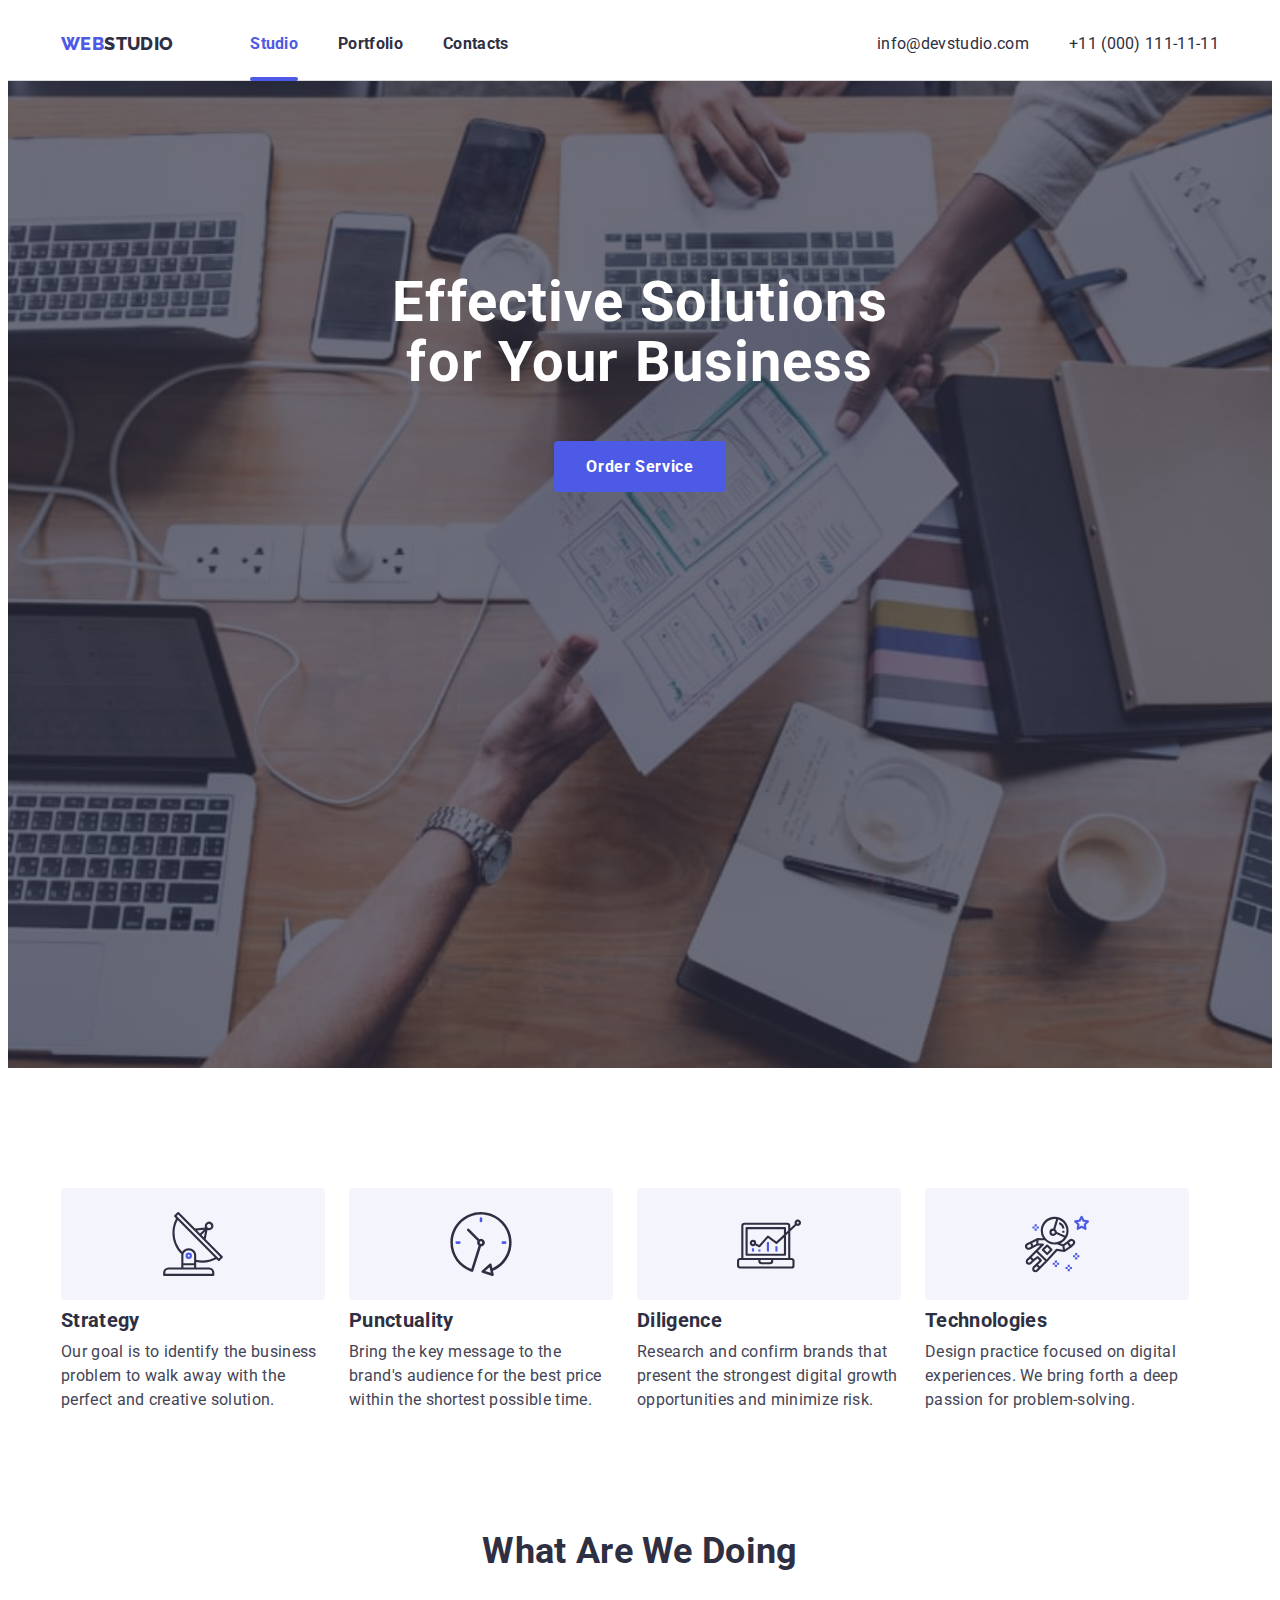
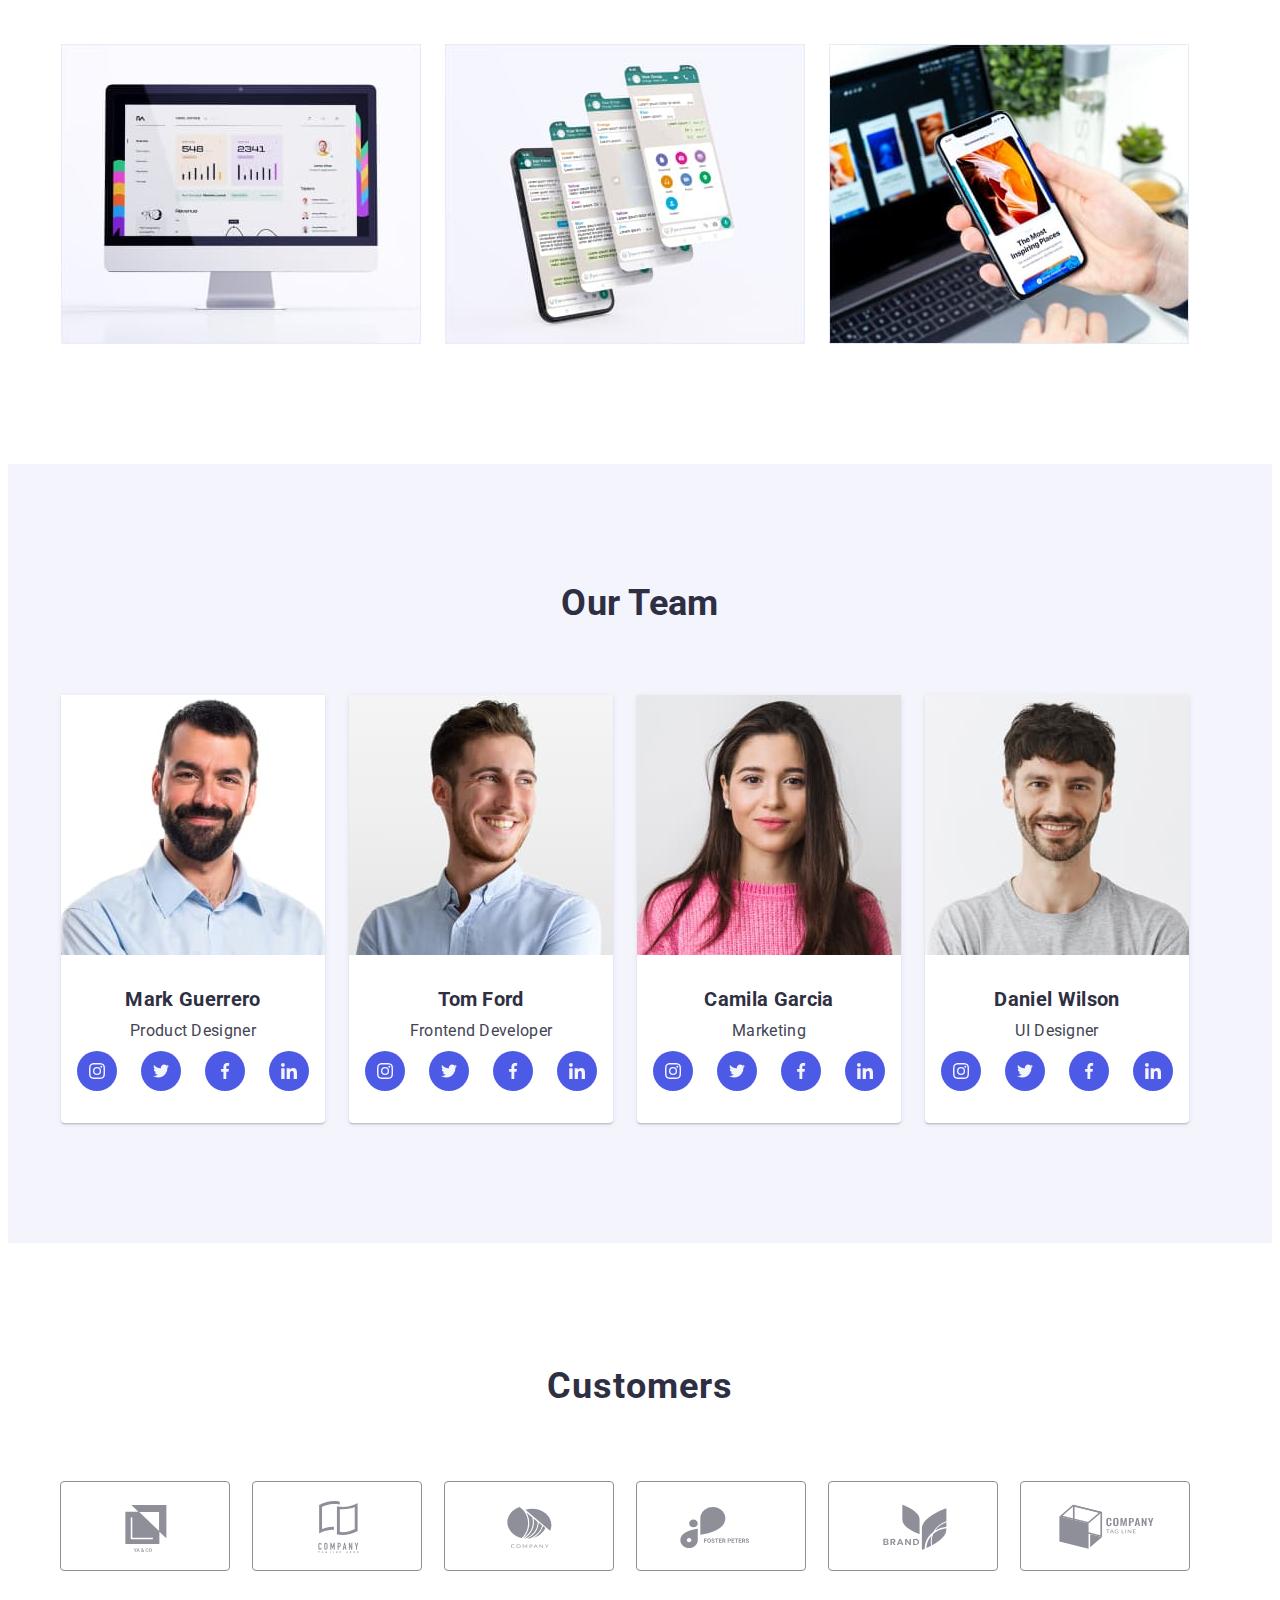
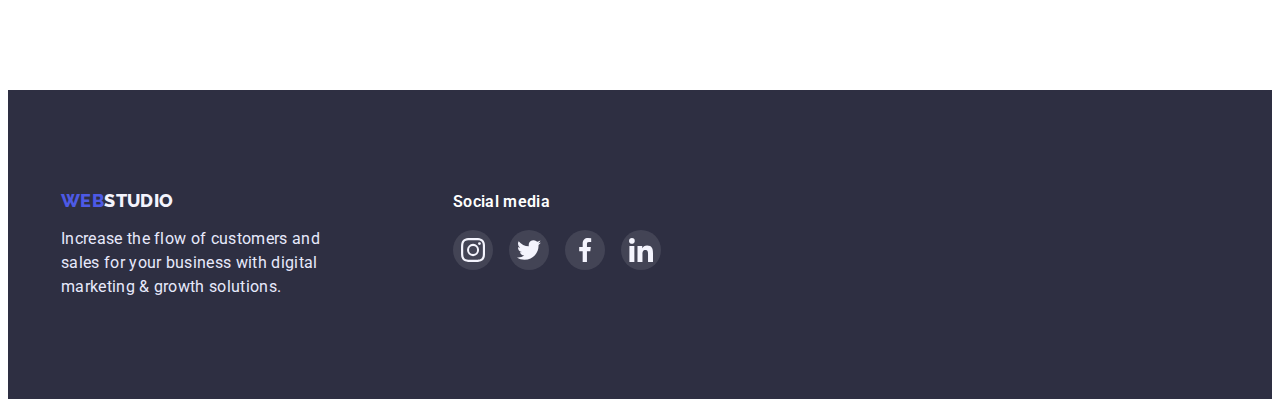
<file: index.html>
<!DOCTYPE html>
<html lang="en">
	<head>
		<meta charset="UTF-8" />
		<meta http-equiv="X-UA-Compatible" content="IE=edge" />
		<meta name="viewport" content="width=device-width, initial-scale=1.0" />
		<title>Document</title>
		<link href="https://fonts.googleapis.com/css2?family=Raleway:wght@800&family=Roboto:wght@400;500;700;900&display=swap" rel="stylesheet" />
		<link
			rel="stylesheet"
			href="https://cdnjs.cloudflare.com/ajax/libs/modern-normalize/1.1.0/modern-normalize.min.css"
			integrity="sha512-wpPYUAdjBVSE4KJnH1VR1HeZfpl1ub8YT/NKx4PuQ5NmX2tKuGu6U/JRp5y+Y8XG2tV+wKQpNHVUX03MfMFn9Q=="
			crossorigin="anonymous"
			referrerpolicy="no-referrer"
		/>
		<link rel="stylesheet" href="./CSS/styles.css" />
	</head>

	<body>
		<!--Header-->
		<header class="header-main">
			<div class="container header-nav">
				<nav class="main-nav">
					<a href="./index.html" class="logo">
						<span class="logo-web">WEB</span>
						STUDIO
					</a>

					<ul class="nav-list">
						<li class="item"><a href="./index.html" class="nav-active">Studio</a></li>
						<li class="item"><a href="./portfolio.html" class="nav-notactive">Portfolio</a></li>
						<li class="item"><a href="" class="nav-notactive">Contacts</a></li>
					</ul>
				</nav>

				<ul class="contacts-nav">
					<li class="item"><a href="mailto:info@devstudio.com" class="nav-notactive">info@devstudio.com</a></li>
					<li class="item"><a href="tel:+110001111111" class="nav-notactive">+11 (000) 111-11-11</a></li>
				</ul>
			</div>
		</header>

		<!--Main Content-->
		<main>
			<!--Hero-->
			<section class="hero">
				<div class="container">
					<h1 class="hero-title">Effective Solutions for Your Business</h1>
					<button type="button" class="hero-button" data-modal-open>Order Service</button>
				</div>
			</section>

			<div class="backdrop is-hidden" data-modal>
				<div class="modal">
					<button data-modal-close class="modal-button">
						<svg class="modal-icon" width="24" height="24">
							<use href="./images/icons.svg#icon-close"></use>
						</svg>
					</button>
				</div>
			</div>

			<!--Features-->
			<section class="section">
				<div class="container features-main">
					<h2 class="visually-hidden">Features</h2>
					<ul class="features-list">
						<li class="features-item">
							<div class="image-features">
								<svg class="icon-features">
									<use href="./images/icons.svg#icon-antenna"></use>
								</svg>
							</div>
							<h3 class="features-title">Strategy</h3>
							<p class="features-text">Our goal is to identify the business problem to walk away with the perfect and creative solution.</p>
						</li>
						<li class="features-item">
							<div class="image-features">
								<svg class="icon-features">
									<use href="./images/icons.svg#icon-clock"></use>
								</svg>
							</div>
							<h3 class="features-title">Punctuality</h3>
							<p class="features-text">Bring the key message to the brand's audience for the best price within the shortest possible time.</p>
						</li>
						<li class="features-item">
							<div class="image-features">
								<svg class="icon-features">
									<use href="./images/icons.svg#icon-diagram"></use>
								</svg>
							</div>
							<h3 class="features-title">Diligence</h3>
							<p class="features-text">Research and confirm brands that present the strongest digital growth opportunities and minimize risk.</p>
						</li>
						<li class="features-item">
							<div class="image-features">
								<svg class="icon-features">
									<use href="./images/icons.svg#icon-astronaut"></use>
								</svg>
							</div>
							<h3 class="features-title">Technologies</h3>
							<p class="features-text">Design practice focused on digital experiences. We bring forth a deep passion for problem-solving.</p>
						</li>
					</ul>
				</div>
			</section>

			<!--Work Examples-->
			<section class="section section-examples">
				<div class="container examples-main">
					<h2 class="examples-title">What are we doing</h2>
					<ul class="examples-list">
						<li class="examples-item">
							<img src="./images/picture1.jpg" alt="photo monitor" width="360" height="300" />
						</li>
						<li class="examples-item">
							<img src="./images/picture2.jpg" alt="photo phone" width="360" height="300" />
						</li>
						<li class="examples-item">
							<img src="./images/picture3.jpg" alt="photo phone and notebook" width="360" height="300" />
						</li>
					</ul>
				</div>
			</section>

			<!--Employees-->
			<section class="section employees">
				<div class="container">
					<h2 class="employees-title">Our Team</h2>
					<ul class="employees-list">
						<li class="employees-item">
							<img src="./images/photo1.jpg" alt="photo Mark Guerrero" width="264" />
							<div class="employees-info">
								<h3 class="employees-name">Mark Guerrero</h3>
								<p class="employees-text">Product Designer</p>
								<ul class="employeer-icon-item">
									<li>
										<a href="" class="icon-employees-link">
											<svg class="icon-employees" width="16" height="16">
												<use href="./images/icons.svg#icon-instagram"></use>
											</svg>
										</a>
									</li>
									<li>
										<a href="" class="icon-employees-link">
											<svg class="icon-employees" width="16" height="16">
												<use href="./images/icons.svg#icon-twitter"></use>
											</svg>
										</a>
									</li>
									<li>
										<a href="" class="icon-employees-link">
											<svg class="icon-employees" width="16" height="16">
												<use href="./images/icons.svg#icon-facebook"></use>
											</svg>
										</a>
									</li>
									<li>
										<a href="" class="icon-employees-link">
											<svg class="icon-employees" width="16" height="16">
												<use href="./images/icons.svg#icon-linkedin"></use>
											</svg>
										</a>
									</li>
								</ul>
							</div>
						</li>
						<li class="employees-item">
							<img src="./images/photo2.jpg" alt="photo Tom Ford" width="264" />
							<div class="employees-info">
								<h3 class="employees-name">Tom Ford</h3>
								<p class="employees-text">Frontend Developer</p>
								<ul class="employeer-icon-item">
									<li>
										<a href="" class="icon-employees-link">
											<svg class="icon-employees" width="16" height="16">
												<use href="./images/icons.svg#icon-instagram"></use>
											</svg>
										</a>
									</li>
									<li>
										<a href="" class="icon-employees-link">
											<svg class="icon-employees" width="16" height="16">
												<use href="./images/icons.svg#icon-twitter"></use>
											</svg>
										</a>
									</li>
									<li>
										<a href="" class="icon-employees-link">
											<svg class="icon-employees" width="16" height="16">
												<use href="./images/icons.svg#icon-facebook"></use>
											</svg>
										</a>
									</li>
									<li>
										<a href="" class="icon-employees-link">
											<svg class="icon-employees" width="16" height="16">
												<use href="./images/icons.svg#icon-linkedin"></use>
											</svg>
										</a>
									</li>
								</ul>
							</div>
						</li>
						<li class="employees-item">
							<img src="./images/photo3.jpg" alt="photo Camila Garcia" width="264" />
							<div class="employees-info">
								<h3 class="employees-name">Camila Garcia</h3>
								<p class="employees-text">Marketing</p>
								<ul class="employeer-icon-item">
									<li>
										<a href="" class="icon-employees-link">
											<svg class="icon-employees" width="16" height="16">
												<use href="./images/icons.svg#icon-instagram"></use>
											</svg>
										</a>
									</li>
									<li>
										<a href="" class="icon-employees-link">
											<svg class="icon-employees" width="16" height="16">
												<use href="./images/icons.svg#icon-twitter"></use>
											</svg>
										</a>
									</li>
									<li>
										<a href="" class="icon-employees-link">
											<svg class="icon-employees" width="16" height="16">
												<use href="./images/icons.svg#icon-facebook"></use>
											</svg>
										</a>
									</li>
									<li>
										<a href="" class="icon-employees-link">
											<svg class="icon-employees" width="16" height="16">
												<use href="./images/icons.svg#icon-linkedin"></use>
											</svg>
										</a>
									</li>
								</ul>
							</div>
						</li>
						<li class="employees-item">
							<img src="./images/photo4.jpg" alt="photo Daniel Wilson" width="264" height="260" />
							<div class="employees-info">
								<h3 class="employees-name">Daniel Wilson</h3>
								<p class="employees-text">UI Designer</p>
								<ul class="employeer-icon-item">
									<li>
										<a href="" class="icon-employees-link">
											<svg class="icon-employees" width="16" height="16">
												<use href="./images/icons.svg#icon-instagram"></use>
											</svg>
										</a>
									</li>
									<li>
										<a href="" class="icon-employees-link">
											<svg class="icon-employees" width="16" height="16">
												<use href="./images/icons.svg#icon-twitter"></use>
											</svg>
										</a>
									</li>
									<li>
										<a href="" class="icon-employees-link">
											<svg class="icon-employees" width="16" height="16">
												<use href="./images/icons.svg#icon-facebook"></use>
											</svg>
										</a>
									</li>
									<li>
										<a href="" class="icon-employees-link">
											<svg class="icon-employees" width="16" height="16">
												<use href="./images/icons.svg#icon-linkedin"></use>
											</svg>
										</a>
									</li>
								</ul>
							</div>
						</li>
					</ul>
				</div>
			</section>

			<!--Customers-->
			<section class="section">
				<div class="container">
					<h2 class="customers-title">Customers</h2>
					<ul class="customers-list">
						<li class="customers-item">
							<a href="" class="logo-company-box">
								<svg class="logo-company" width="104" height="56">
									<use href="./images/icons.svg#icon-Logo-1"></use>
								</svg>
							</a>
						</li>
						<li class="customers-item">
							<a href="" class="logo-company-box">
								<svg class="logo-company" width="104" height="56">
									<use href="./images/icons.svg#icon-Logo-2"></use>
								</svg>
							</a>
						</li>
						<li>
							<a href="" class="logo-company-box">
								<svg class="logo-company" width="104" height="56">
									<use href="./images/icons.svg#icon-Logo-3"></use>
								</svg>
							</a>
						</li>
						<li class="customers-item">
							<a href="" class="logo-company-box">
								<svg class="logo-company" width="104" height="56">
									<use href="./images/icons.svg#icon-Logo-4"></use>
								</svg>
							</a>
						</li>
						<li class="customers-item">
							<a href="" class="logo-company-box">
								<svg class="logo-company" width="104" height="56">
									<use href="./images/icons.svg#icon-Logo-5"></use>
								</svg>
							</a>
						</li>
						<li class="customers-item">
							<a href="" class="logo-company-box">
								<svg class="logo-company" width="104" height="56">
									<use href="./images/icons.svg#icon-Logo-6"></use>
								</svg>
							</a>
						</li>
					</ul>
				</div>
			</section>
		</main>

		<!--Footer-->
		<footer>
			<section class="section footer">
				<div class="container footer-main">
					<div>
						<a href="./index.html" class="logo-footer">
							<span class="logo-web">WEB</span>
							STUDIO
						</a>
						<p class="footer-text">Increase the flow of customers and sales for your business with digital marketing & growth solutions.</p>
					</div>

					<div class="social">
						<p class="footer-social-title">Social media</p>
						<ul class="footer-social-list">
							<li>
								<a href="" class="icon-footer-link">
									<svg class="icon-footer" width="24" height="24">
										<use href="./images/icons.svg#icon-instagram"></use>
									</svg>
								</a>
							</li>
							<li>
								<a href="" class="icon-footer-link">
									<svg class="icon-footer" width="24" height="24">
										<use href="./images/icons.svg#icon-twitter"></use>
									</svg>
								</a>
							</li>
							<li>
								<a href="" class="icon-footer-link">
									<svg class="icon-footer" width="24" height="24">
										<use href="./images/icons.svg#icon-facebook"></use>
									</svg>
								</a>
							</li>
							<li>
								<a href="" class="icon-footer-link">
									<svg class="icon-footer" width="24" height="24">
										<use href="./images/icons.svg#icon-linkedin"></use>
									</svg>
								</a>
							</li>
						</ul>
					</div>
				</div>
			</section>
		</footer>
		<script src="./js/modal.js"></script>
	</body>
</html>
</file>
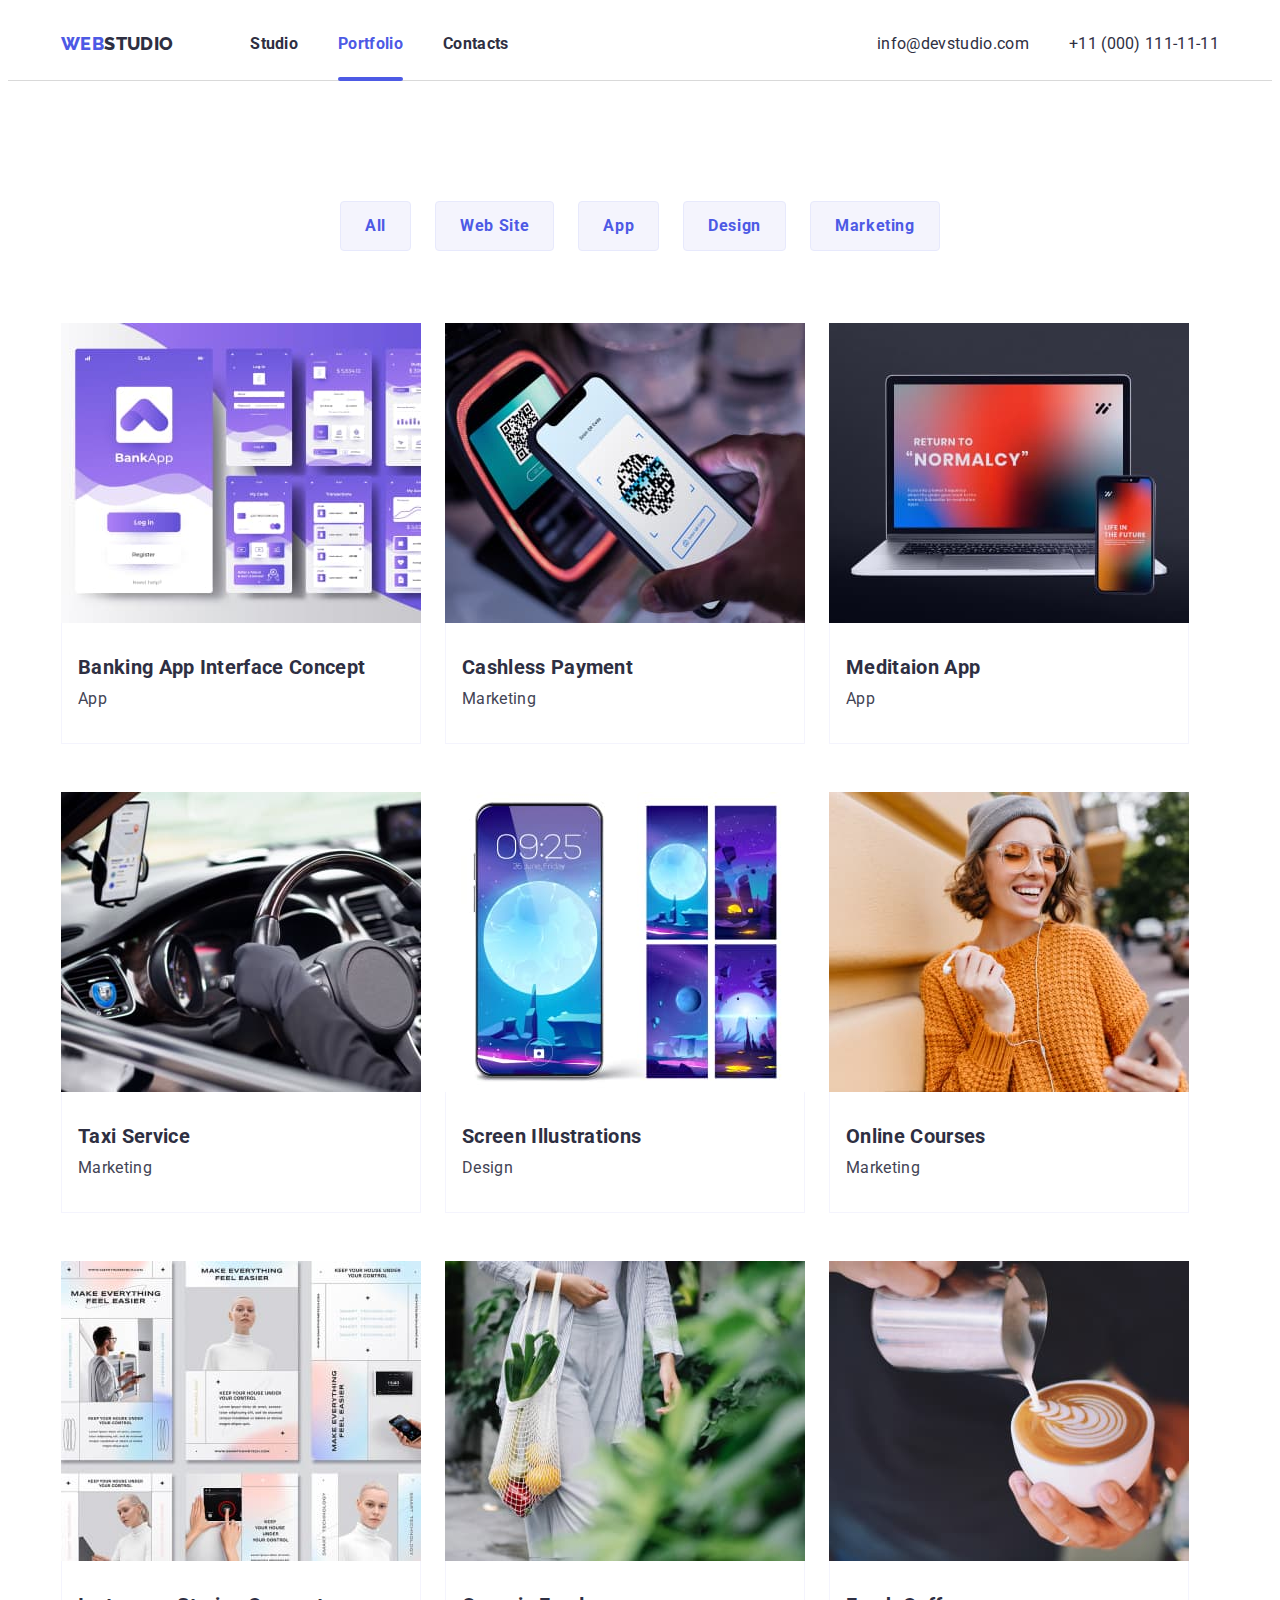
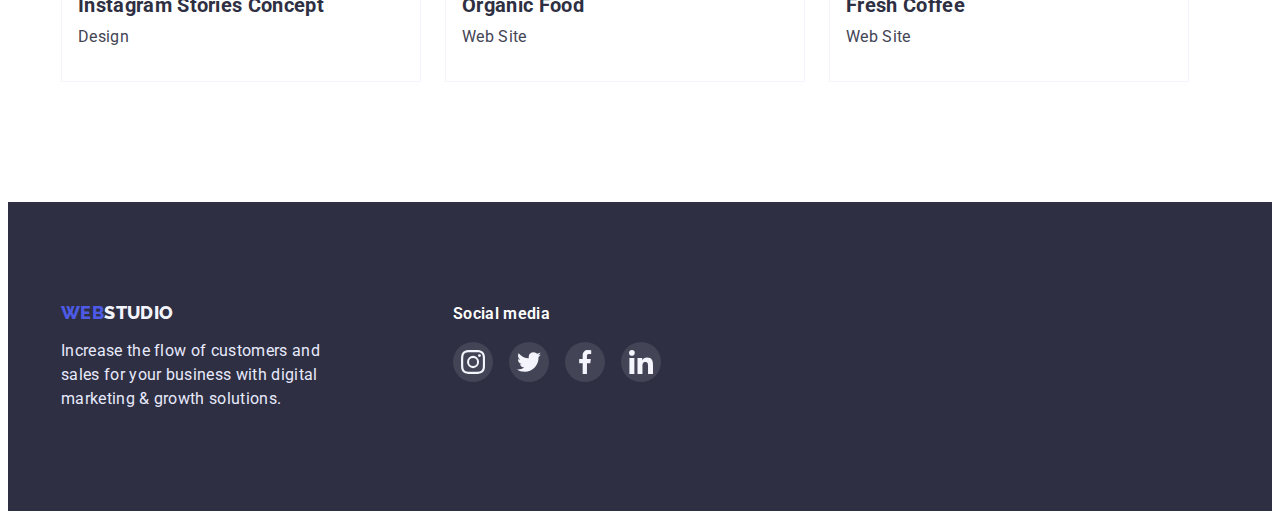
<file: portfolio.html>
<!DOCTYPE html>
<html lang="en">
	<head>
		<meta charset="UTF-8" />
		<meta http-equiv="X-UA-Compatible" content="IE=edge" />
		<meta name="viewport" content="width=device-width, initial-scale=1.0" />
		<title>Document</title>
		<link href="https://fonts.googleapis.com/css2?family=Raleway:wght@800&family=Roboto:wght@400;500;700;900&display=swap" rel="stylesheet" />
		<link
			rel="stylesheet"
			href="https://cdnjs.cloudflare.com/ajax/libs/modern-normalize/1.1.0/modern-normalize.min.css"
			integrity="sha512-wpPYUAdjBVSE4KJnH1VR1HeZfpl1ub8YT/NKx4PuQ5NmX2tKuGu6U/JRp5y+Y8XG2tV+wKQpNHVUX03MfMFn9Q=="
			crossorigin="anonymous"
			referrerpolicy="no-referrer"
		/>
		<link rel="stylesheet" href="./CSS/styles.css" />
	</head>

	<body>
		<!--Header-->
		<header class="header-main">
			<div class="container header-nav">
				<nav class="main-nav">
					<a href="./index.html" class="logo">
						<span class="logo-web">WEB</span>
						STUDIO
					</a>

					<ul class="nav-list">
						<li class="item"><a href="./index.html" class="nav-notactive">Studio</a></li>
						<li class="item"><a href="./portfolio.html" class="nav-active">Portfolio</a></li>
						<li class="item"><a href="" class="nav-notactive">Contacts</a></li>
					</ul>
				</nav>

				<ul class="contacts-nav">
					<li class="item"><a href="mailto:info@devstudio.com" class="nav-notactive">info@devstudio.com</a></li>
					<li class="item"><a href="tel:+110001111111" class="nav-notactive">+11 (000) 111-11-11</a></li>
				</ul>
			</div>
		</header>

		<!--Main Content-->
		<main>
			<section class="section">
				<div class="container portfolio-main">
					<h1 class="visually-hidden">Portfolio</h1>
					<ul class="portfolio-buttons">
						<li><button type="button" class="filter-button">All</button></li>
						<li><button type="button" class="filter-button">Web Site</button></li>
						<li><button type="button" class="filter-button">App</button></li>
						<li><button type="button" class="filter-button">Design</button></li>
						<li><button type="button" class="filter-button">Marketing</button></li>
					</ul>

					<ul class="portfolio-list">
						<li class="portfolio-item">
							<a href="" class="portfolio-link">
								<div class="portfolio-thumb">
									<img src="./images/portfolio1.jpg" alt="photo banking app" width="360" height="300" />
									<div class="portfolio-overlay">
										<p>14 Stylish and User-Friendly App Design Concepts · Task Manager App · Calorie Tracker App · Exotic Fruit Ecommerce App · Cloud Storage App</p>
									</div>
								</div>

								<div class="portfolio-info">
									<h2 class="portfolio-title">Banking App Interface Concept</h2>
									<p class="portfolio-text">App</p>
								</div>
							</a>
						</li>
						<li class="portfolio-item">
							<a href="" class="portfolio-link">
								<div class="portfolio-thumb">
									<img src="./images/portfolio2.jpg" alt="photo phone with QR-code" width="360" height="300" />
									<div class="portfolio-overlay">
										<p>14 Stylish and User-Friendly App Design Concepts · Task Manager App · Calorie Tracker App · Exotic Fruit Ecommerce App · Cloud Storage App</p>
									</div>
								</div>
								<div class="portfolio-info">
									<h2 class="portfolio-title">Cashless Payment</h2>
									<p class="portfolio-text">Marketing</p>
								</div>
							</a>
						</li>

						<li class="portfolio-item">
							<a href="" class="portfolio-link">
								<div class="portfolio-thumb">
									<img src="./images/portfolio3.jpg" alt="photo notebook" width="360" height="300" />
									<div class="portfolio-overlay">
										<p>14 Stylish and User-Friendly App Design Concepts · Task Manager App · Calorie Tracker App · Exotic Fruit Ecommerce App · Cloud Storage App</p>
									</div>
								</div>
								<div class="portfolio-info">
									<h2 class="portfolio-title">Meditaion App</h2>
									<p class="portfolio-text">App</p>
								</div>
							</a>
						</li>
						<li class="portfolio-item">
							<a href="" class="portfolio-link">
								<div class="portfolio-thumb">
									<img src="./images/portfolio4.jpg" alt="photo taxi" width="360" height="300" />
									<div class="portfolio-overlay">
										<p>14 Stylish and User-Friendly App Design Concepts · Task Manager App · Calorie Tracker App · Exotic Fruit Ecommerce App · Cloud Storage App</p>
									</div>
								</div>
								<div class="portfolio-info">
									<h2 class="portfolio-title">Taxi Service</h2>
									<p class="portfolio-text">Marketing</p>
								</div>
							</a>
						</li>
						<li class="portfolio-item">
							<a href="" class="portfolio-link">
								<div class="portfolio-thumb">
									<img src="./images/portfolio5.jpg" alt="photo screen illustrations" width="360" height="300" />
									<div class="portfolio-overlay">
										<p>14 Stylish and User-Friendly App Design Concepts · Task Manager App · Calorie Tracker App · Exotic Fruit Ecommerce App · Cloud Storage App</p>
									</div>
								</div>
								<div class="portfolio-info">
									<h2 class="portfolio-title">Screen Illustrations</h2>
									<p class="portfolio-text">Design</p>
								</div>
							</a>
						</li>
						<li class="portfolio-item">
							<a href="" class="portfolio-link">
								<div class="portfolio-thumb">
									<img src="./images/portfolio6.jpg" alt="photo smiled girl" width="360" height="300" />
									<div class="portfolio-overlay">
										<p>14 Stylish and User-Friendly App Design Concepts · Task Manager App · Calorie Tracker App · Exotic Fruit Ecommerce App · Cloud Storage App</p>
									</div>
								</div>
								<div class="portfolio-info">
									<h2 class="portfolio-title">Online Courses</h2>
									<p class="portfolio-text">Marketing</p>
								</div>
							</a>
						</li>
						<li class="portfolio-item">
							<a href="" class="portfolio-link">
								<div class="portfolio-thumb">
									<img src="./images/portfolio7.jpg" alt="photo instagram pages" width="360" height="300" />
									<div class="portfolio-overlay">
										<p>14 Stylish and User-Friendly App Design Concepts · Task Manager App · Calorie Tracker App · Exotic Fruit Ecommerce App · Cloud Storage App</p>
									</div>
								</div>
								<div class="portfolio-info">
									<h2 class="portfolio-title">Instagram Stories Concept</h2>
									<p class="portfolio-text">Design</p>
								</div>
							</a>
						</li>
						<li class="portfolio-item">
							<a href="" class="portfolio-link">
								<div class="portfolio-thumb">
									<img src="./images/portfolio8.jpg" alt="photo organic food" width="360" height="300" />
									<div class="portfolio-overlay">
										<p>14 Stylish and User-Friendly App Design Concepts · Task Manager App · Calorie Tracker App · Exotic Fruit Ecommerce App · Cloud Storage App</p>
									</div>
								</div>
								<div class="portfolio-info">
									<h2 class="portfolio-title">Organic Food</h2>
									<p class="portfolio-text">Web Site</p>
								</div>
							</a>
						</li>
						<li class="portfolio-item">
							<a href="" class="portfolio-link">
								<div class="portfolio-thumb">
									<img src="./images/portfolio9.jpg" alt="photo cup with coffee" width="360" height="300" />
									<div class="portfolio-overlay">
										<p>14 Stylish and User-Friendly App Design Concepts · Task Manager App · Calorie Tracker App · Exotic Fruit Ecommerce App · Cloud Storage App</p>
									</div>
								</div>
								<div class="portfolio-info">
									<h2 class="portfolio-title">Fresh Coffee</h2>
									<p class="portfolio-text">Web Site</p>
								</div>
							</a>
						</li>
					</ul>
				</div>
			</section>
		</main>

		<!--Footer-->
		<footer>
			<section class="section footer">
				<div class="container footer-main">
					<div>
						<a href="./index.html" class="logo-footer">
							<span class="logo-web">WEB</span>
							STUDIO
						</a>
						<p class="footer-text">Increase the flow of customers and sales for your business with digital marketing & growth solutions.</p>
					</div>

					<div class="social">
						<p class="footer-social-title">Social media</p>
						<ul class="footer-social-list">
							<li>
								<a href="" class="icon-footer-link">
									<svg class="icon-footer" width="24" height="24">
										<use href="./images/icons.svg#icon-instagram"></use>
									</svg>
								</a>
							</li>
							<li>
								<a href="" class="icon-footer-link">
									<svg class="icon-footer" width="24" height="24">
										<use href="./images/icons.svg#icon-twitter"></use>
									</svg>
								</a>
							</li>
							<li>
								<a href="" class="icon-footer-link">
									<svg class="icon-footer" width="24" height="24">
										<use href="./images/icons.svg#icon-facebook"></use>
									</svg>
								</a>
							</li>
							<li>
								<a href="" class="icon-footer-link">
									<svg class="icon-footer" width="24" height="24">
										<use href="./images/icons.svg#icon-linkedin"></use>
									</svg>
								</a>
							</li>
						</ul>
					</div>
				</div>
			</section>
		</footer>
	</body>
</html>
</file>
<file: CSS/styles.css>
:root {
	--main-text-color: #434455;
	--secondary-text-color: #2e2f42;
	--helper-text: #8e8f99;
	--footer-text: #e7e9fc;
	--background-color: #ffffff;
	--secondary-background-color: #f4f4fd;
	--accent-color: #4d5ae5;
	--hover-color: #31d0aa;
}

body {
	color: var(--main-text-color);
	background-color: var(--background-color);
	font-family: "Roboto", sans-serif;
	font-size: 16px;
	letter-spacing: 0.02em;
}

h1,
h2,
h3,
h4,
h5,
h6,
p {
	margin: 0;
}
img {
	display: block;
	max-width: 100%;
	height: auto;
}
ul,
ol {
	list-style: none;
	padding-left: 0;
	margin: 0;
}
a {
	text-decoration: none;
}

button {
	display: block;
	cursor: pointer;
	border: none;
}

.section {
	padding-top: 120px;
	padding-bottom: 120px;
}

.container {
	width: 1158px;
	margin: 0 auto;
	padding-right: 15px;
	padding-left: 15px;
}

/* Header */

.header-nav,
.main-nav,
.nav-list,
.contacts-nav {
	display: flex;
	align-items: center;
}

.header-main {
	border-bottom: 1px solid #d9d9d9;
	padding-top: 0;
	padding-bottom: 0;
}

.logo {
	font-family: "Raleway";
	font-weight: 800;
	font-size: 18px;
	line-height: 1.33;
	color: var(--secondary-text-color);
	word-spacing: -4px;
	margin-right: 77px;
	padding-top: 24px;
	padding-bottom: 24px;
}

.logo-web {
	color: var(--accent-color);
}

.nav-list {
	font-weight: 700;
}

.nav-list .item:not(:last-child) {
	margin-right: 40px;
}

.nav-notactive {
	color: var(--secondary-text-color);
	transition-property: color;
	transition-duration: 250ms;
	transition-timing-function: cubic-bezier(0.4, 0, 0.2, 1);
}

.nav-notactive:hover,
.nav-notactive:focus {
	color: var(--accent-color);
}

.nav-active {
	position: relative;
	color: var(--accent-color);
	padding: 28px 0;
}

.nav-active::after {
	content: "";
	display: block;
	position: absolute;
	bottom: 0;
	width: 100%;
	height: 4px;
	border-radius: 2px;
	background-color: var(--accent-color);
}

.contacts-nav {
	margin-left: auto;
}

.contacts-nav .item:first-child {
	margin-right: 40px;
}

/* Page "Studio" */

/* Hero */

.hero {
	padding-top: 192px;
	padding-bottom: 192px;
	max-width: 1440px;
	min-height: 603px;
	margin-left: auto;
	margin-right: auto;
	background-image: linear-gradient(to right, #2e2f42b3, #2e2f42b3), url(../images/people-office\ 1.jpg);
	background-repeat: no-repeat;
	background-position: center;
	background-size: cover;
	background-color: var(--secondary-text-color);
}

.hero-title {
	font-weight: 700;
	font-size: 56px;
	text-align: center;
	line-height: 1.07;
	letter-spacing: 0.02em;
	color: var(--background-color);
	margin: 0 auto 48px auto;
	width: 496px;
}

.hero-button {
	font-family: inherit;
	font-weight: 700;
	font-size: 16px;
	line-height: 1.19;
	display: flex;
	align-items: center;
	letter-spacing: 0.04em;
	color: var(--background-color);
	background: var(--accent-color);
	border-radius: 4px;
	padding: 16px 32px;
	margin-left: auto;
	margin-right: auto;
	border: none;
	transition-property: color, background-color, box-shadow, cursor;
	transition-duration: 250ms;
	transition-timing-function: cubic-bezier(0.4, 0, 0.2, 1);
}

.hero-button:hover,
.hero-button:focus {
	color: var(--background-color);
	background-color: #404bbf;
	cursor: pointer;
	box-shadow: 0px 4px 4px rgba(0, 0, 0, 0.15);
}

.backdrop {
	position: fixed;
	top: 0;
	left: 0;
	width: 100%;
	height: 100%;
	background-color: rgba(46, 47, 66, 0.4);
	transition: opacity 250ms cubic-bezier(0.4, 0, 0.2, 1);
}

.is-hidden {
	opacity: 0;
	pointer-events: none;
	transition: opacity 250ms cubic-bezier(0.4, 0, 0.2, 1);
}

.modal {
	position: absolute;
	top: 50%;
	left: 50%;
	transform: translate(-50%, -50%);
	width: 408px;
	height: 576px;
	background-color: #fcfcfc;
	box-shadow: 0px 1px 1px rgba(0, 0, 0, 0.14), 0px 1px 3px rgba(0, 0, 0, 0.12), 0px 2px 1px rgba(0, 0, 0, 0.2);
	border-radius: 4px;
}

.modal-button {
	padding: 0;
	width: 24px;
	height: 24px;
	border-radius: 50%;
	margin-top: 24px;
	margin-left: 360px;
}

.modal-icon {
	border: 1px solid rgba(0, 0, 0, 0.1);
	border-radius: 50%;
	transition-property: border-color, box-shadow;
	transition-duration: 250ms;
	transition-timing-function: cubic-bezier(0.4, 0, 0.2, 1);
}

.modal-icon:hover,
.modal-icon:focus {
	border-color: #e7e9fc;
	box-shadow: 0px 1px 6px rgba(46, 47, 66, 0.08), 0px 1px 1px rgba(46, 47, 66, 0.16), 0px 2px 1px rgba(46, 47, 66, 0.08);
}

/* Features */

.visually-hidden {
	position: absolute;
	width: 1px;
	height: 1px;
	margin: -1px;
	border: 0;
	padding: 0;
	white-space: nowrap;
	clip-path: inset(100%);
	clip: rect(0 0 0 0);
	overflow: hidden;
}

.features-list {
	display: flex;
}

.features-item {
	width: 264px;
}

.features-item:not(:last-child) {
	margin-right: 24px;
}

.image-features {
	display: flex;
	justify-content: center;
	align-items: center;
	height: 112px;
	background-color: var(--secondary-background-color);
	border-radius: 4px;
	margin-bottom: 8px;
}

.icon-features {
	width: 64px;
	height: 64px;
}

.features-title,
.employees-name {
	font-weight: 700;
	font-size: 20px;
	line-height: 1.2;
	color: var(--secondary-text-color);
	margin-bottom: 8px;
}

.features-text,
.employees-text,
.footer-text,
.portfolio-text {
	line-height: 1.5;
	letter-spacing: 0.02em;
}

/* Work Examples */

.section-examples {
	padding-top: 0;
}

.examples-title {
	margin-bottom: 72px;
}

.examples-list {
	display: flex;
}

.examples-item:not(:last-child) {
	margin-right: 24px;
}

/* Our Team */

.employees {
	background-color: var(--secondary-background-color);
}

.employees-title {
	margin-bottom: 72px;
}

.examples-title,
.employees-title {
	font-weight: 700;
	font-size: 36px;
	line-height: 1.1;
	text-align: center;
	text-transform: capitalize;
	color: var(--secondary-text-color);
}

.employees-list {
	display: flex;
}

.employees-item {
	background-color: var(--background-color);
	box-shadow: 0px 1px 6px rgba(46, 47, 66, 0.08), 0px 1px 1px rgba(46, 47, 66, 0.16), 0px 2px 1px rgba(46, 47, 66, 0.08);
	border-radius: 0px 0px 4px 4px;
}

.employees-item:not(:last-child) {
	margin-right: 24px;
}

.employees-name,
.employees-text {
	text-align: center;
}

.employees-info {
	padding-top: 32px;
	padding-bottom: 32px;
}

.employeer-icon-item {
	display: flex;
	justify-content: center;
	align-items: center;
	gap: 24px;
	margin-top: 8px;
}

.icon-employees-link {
	display: flex;
	justify-content: center;
	align-items: center;
	width: 40px;
	height: 40px;
	border-radius: 50%;
	background-color: #4d5ae5;
	fill: var(--secondary-background-color);
}

/* Customers */

.customers-title {
	font-weight: 700;
	font-size: 36px;
	line-height: 1.31;
	text-align: center;
	letter-spacing: 0.03em;
	color: var(--secondary-text-color);
	margin-bottom: 72px;
}

.customers-list {
	display: flex;
	gap: 24px;
}

.logo-company {
	fill: currentColor;
}

.logo-company-box {
	display: flex;
	justify-content: center;
	align-items: center;
	outline: 1px solid currentColor;
	color: var(--helper-text);
	border-radius: 3px;
	width: 168px;
	height: 88px;
	transition-property: color;
	transition-duration: 250ms;
	transition-timing-function: cubic-bezier(0.4, 0, 0.2, 1);
}

.logo-company-box:hover,
.logo-company-box:focus {
	color: var(--accent-color);
}

/* Footer */

.footer {
	background-color: var(--secondary-text-color);
	padding-top: 100px;
	padding-bottom: 100px;
}

.footer-main {
	display: flex;
	align-items: baseline;
}

.logo-footer {
	font-family: "Raleway";
	font-weight: 800;
	font-size: 18px;
	line-height: 1.17;
	word-spacing: -4px;
	color: var(--secondary-background-color);
}

.footer-text {
	color: var(--footer-text);
	width: 264px;
	margin-top: 16px;
}

.social {
	margin-left: 128px;
}

.footer-social-title {
	font-weight: 600;
	line-height: 1.5;
	color: var(--background-color);
}

.footer-social-list {
	display: flex;
	justify-content: center;
	align-items: center;
	gap: 16px;
	margin-top: 16px;
}

.icon-footer-link {
	display: flex;
	justify-content: center;
	align-items: center;
	width: 40px;
	height: 40px;
	border-radius: 50%;
	background-color: var(--main-text-color);
	fill: var(--secondary-background-color);
	transition-property: background-color;
	transition-duration: 250ms;
	transition-timing-function: cubic-bezier(0.4, 0, 0.2, 1);
}

.icon-footer-link:hover,
.icon-footer-link:focus {
	background-color: var(--hover-color);
}

/* Page "Portfolio" */

.filter-button {
	font-family: inherit;
	font-weight: 700;
	font-size: 16px;
	line-height: 1.5;
	display: flex;
	align-items: center;
	text-align: center;
	letter-spacing: 0.04em;
	color: var(--accent-color);
	background-color: var(--secondary-background-color);
	cursor: pointer;
	padding: 12px 24px;
	border: 1px solid #e7e9fc;
	border-radius: 4px;
	transition-property: color, background-color, box-shadow, border-color;
	transition-duration: 250ms;
	transition-timing-function: cubic-bezier(0.4, 0, 0.2, 1);
}

.filter-button:hover,
.filter-button:focus {
	color: var(--background-color);
	background-color: var(--accent-color);
	box-shadow: 0px 3px 1px rgba(0, 0, 0, 0.1), 0px 2px 1px rgba(0, 0, 0, 0.08), 0px 2px 2px rgba(0, 0, 0, 0.12);
	border-color: var(--accent-color);
}

.portfolio-buttons {
	display: flex;
	justify-content: center;
	column-gap: 24px;
	margin-bottom: 72px;
}

.portfolio-list {
	display: flex;
	flex-wrap: wrap;
	row-gap: 48px;
	column-gap: 24px;
}

.portfolio-link {
	display: block;
	color: inherit;
	transition-property: box-shadow;
	transition-duration: 250ms;
	transition-timing-function: cubic-bezier(0.4, 0, 0.2, 1);
}

.portfolio-link:hover,
.portfolio-link:focus {
	box-shadow: 0px 1px 6px rgba(46, 47, 66, 0.08), 0px 1px 1px rgba(46, 47, 66, 0.16), 0px 2px 1px rgba(46, 47, 66, 0.08);
}

.portfolio-title {
	font-weight: 700;
	font-size: 20px;
	line-height: 1.2;
	color: var(--secondary-text-color);
	margin-bottom: 8px;
}

.portfolio-info {
	padding-top: 32px;
	padding-bottom: 32px;
	padding-left: 16px;
	border: 0.5px solid #f4f4fd;
	border-top: none;
}
.portfolio-thumb {
	position: relative;
	overflow: hidden;
}

.portfolio-overlay {
	display: block;
	position: absolute;
	width: 100%;
	height: 100%;
	padding-top: 40px;
	padding-left: 32px;
	padding-right: 32px;
	color: var(--secondary-background-color);
	line-height: 1.5;
	background-color: var(--accent-color);
	opacity: 0;
	transform: translateY(0);
	transition-property: transform, opacity;
	transition-duration: 250ms;
	transition-timing-function: cubic-bezier(0.4, 0, 0.2, 1);
}

.portfolio-link:hover .portfolio-overlay,
.portfolio-link:focus .portfolio-overlay {
	opacity: 1;
	transform: translateY(-100%);
}
</file>
